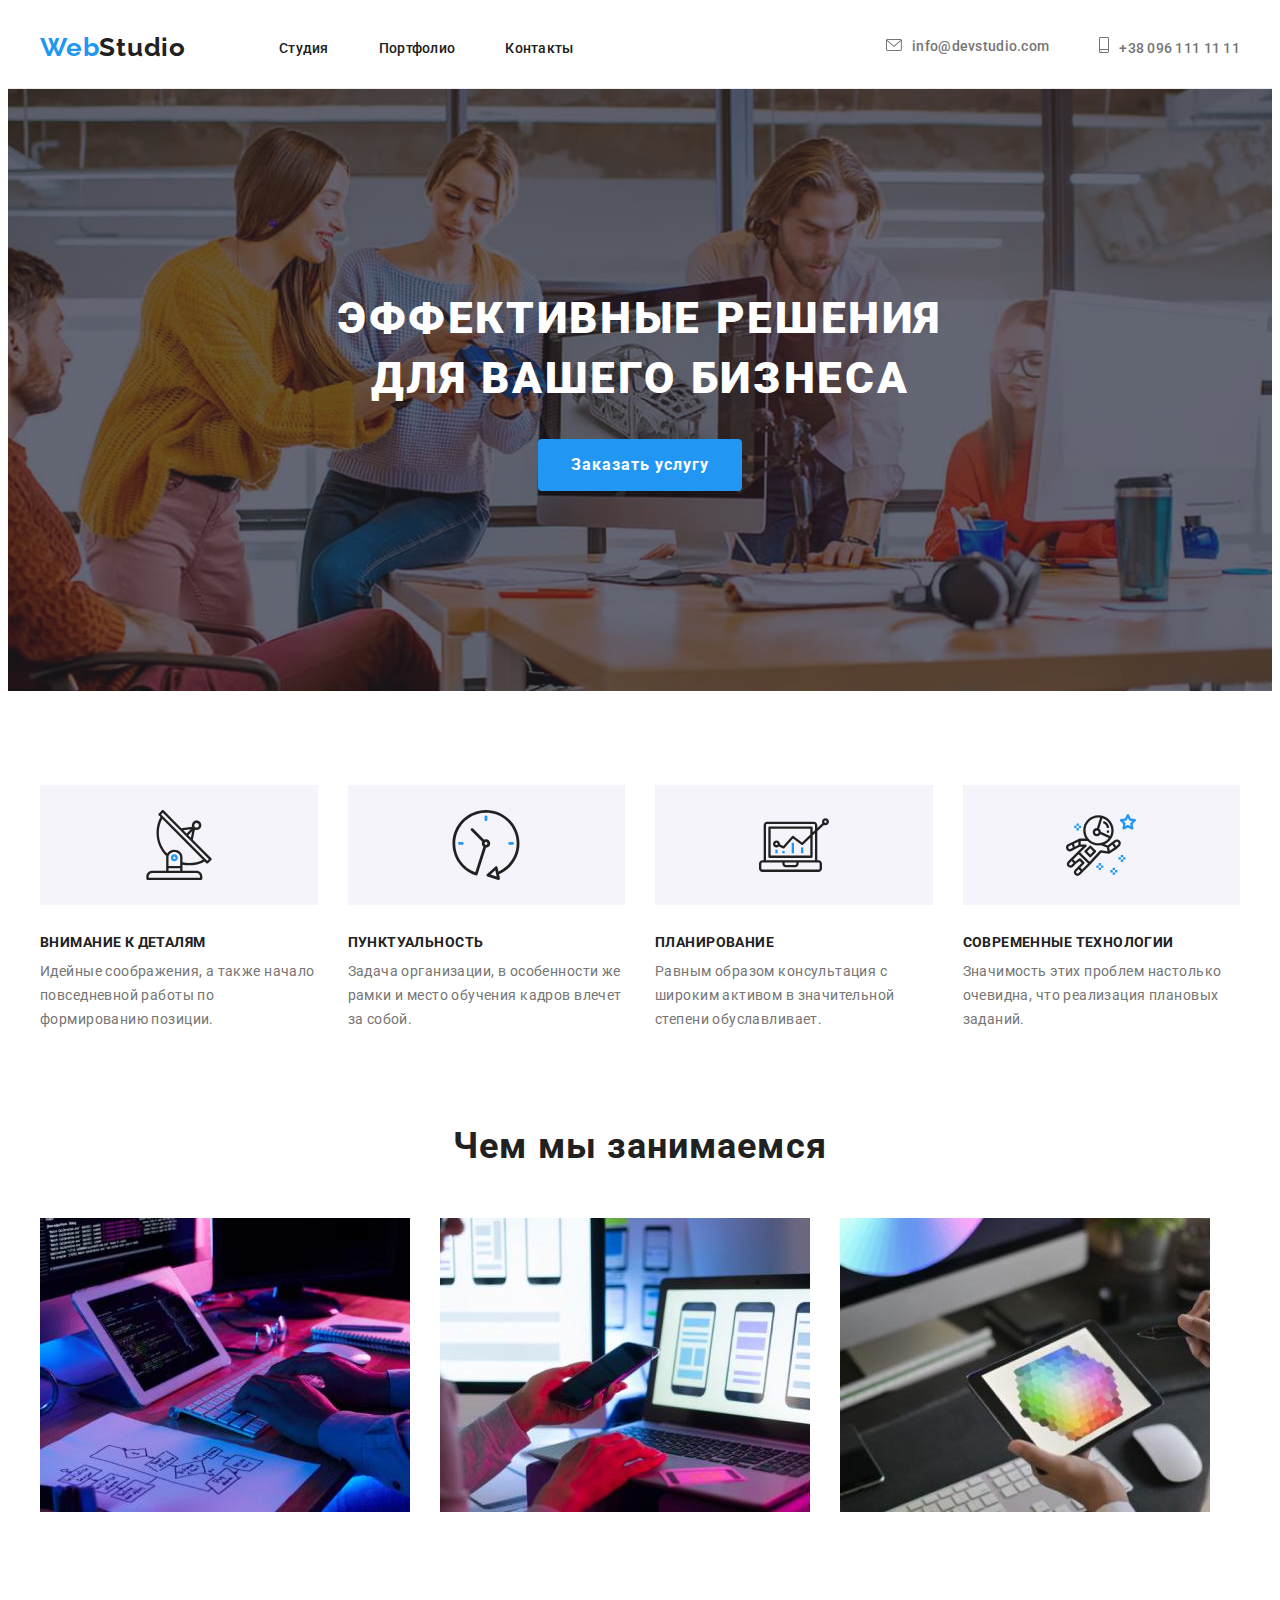
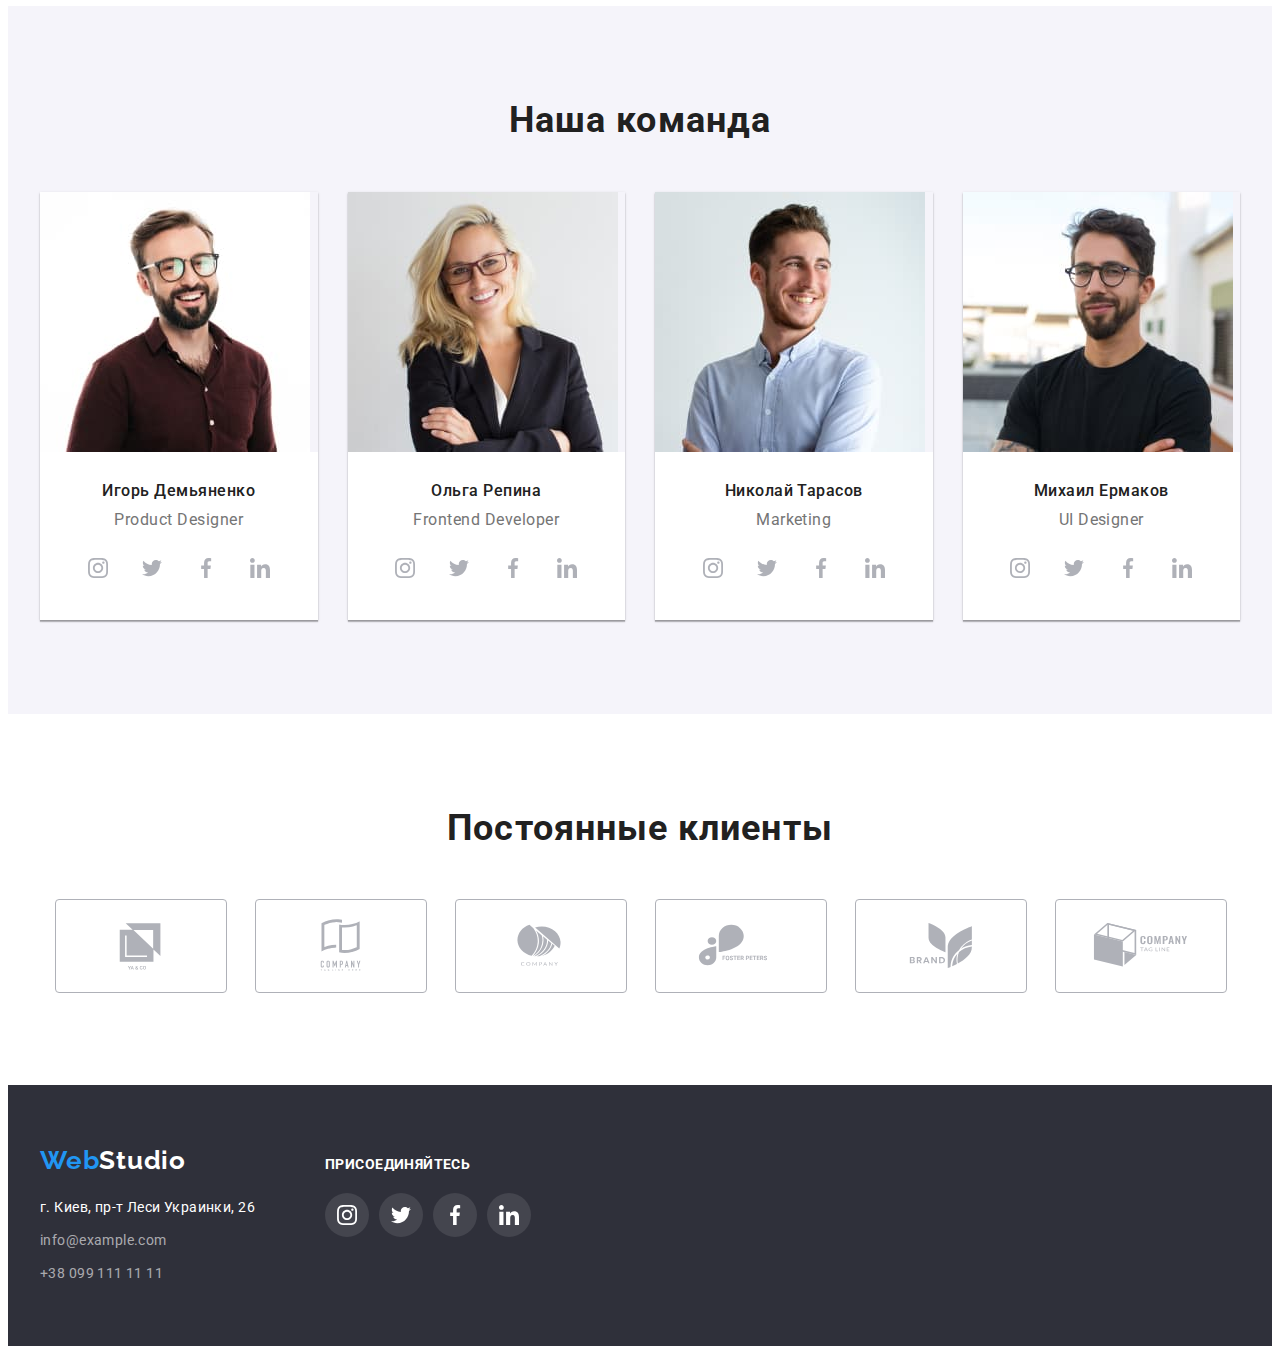
<file: index.html>
<!DOCTYPE html>
<html lang="ru">
<head>
    <meta charset="UTF-8">
    <meta http-equiv="X-UA-Compatible" content="IE=edge">
    <meta name="viewport" content="width=device-width, initial-scale=1.0">
    <title>Студия</title>
    <link rel="preconnect" href="https://fonts.googleapis.com">
    <link rel="preconnect" href="https://fonts.gstatic.com" crossorigin>
    <link href="https://fonts.googleapis.com/css2?family=Raleway:wght@700&family=Roboto:wght@400;500;700;900&display=swap"
        rel="stylesheet">
    <link rel="stylesheet" href="https://cdnjs.cloudflare.com/ajax/libs/modern-normalize/1.1.0/modern-normalize.min.css"
            integrity="sha512-wpPYUAdjBVSE4KJnH1VR1HeZfpl1ub8YT/NKx4PuQ5NmX2tKuGu6U/JRp5y+Y8XG2tV+wKQpNHVUX03MfMFn9Q=="
            crossorigin="anonymous" referrerpolicy="no-referrer" />
    <link rel="stylesheet" href="./css/styles.css">
</head>

<body>

    <!-- Хедер  сайта -->
    <header class="header">
      <div class="container header-container">
         <nav class="header-nav">
           <a class="logo logo-accent link" href="/">Web<span class="logo-dark">Studio</span></a>
             <ul class="menu-list">
                <li class="menu-item"><a class="menu-lihk link" href="./index.html">Студия</a></li>
                <li class="menu-item"><a class="menu-lihk link" href="./portfolio.html">Портфолио</a></li>
                <li class="menu-item"><a class="menu-lihk link" href="#">Контакты</a></li>
             </ul>
        </nav>
        
<ul class="header-contacts">
    <li class="contacts-item">
         <a href="mailto:info@devstudio.com" class="contacts-link link"> 
            <svg class="contacts-icon" width="16" height="12">
                <use href="./images/icons.svg#icon-email"></use>
            </svg>info@devstudio.com</a>
    </li>
    <li class="contacts-item">
        <a href="tel:+380961111111" class="contacts-link link">
            <svg class="contacts-icon" width="10" height="16">
            <use href="./images/icons.svg#icon-phone"></use>
        </svg>+38 096 111 11 11</a>
    </li>
</ul>
    </div>
    </header>

    <!-- Содержимое сайта -->
    <main>

    <!-- Герой сайта -->
   <section class="section hero">
        <div class="container">
             <h1 class="hero-title">Эффективные решения для вашего бизнеса</h1>
       <button class="button hero-btn" type="button">Заказать услугу</button>
    </div>
   </section>

  <!-- Секция о наших особенностях -->
   <section class="section features">
        <div class="container">
       <ul class="features-list">
           <li class="features-item">
               <div class="features-icon-decoration">
            <svg class="features-icon" width="70" height="70">
                <use href="./images/icons.svg#icon-antenna "></use>
            </svg>
            </div>
               <h3 class="features-title">Внимание к деталям</h3>
               <p class="features-text">Идейные соображения, а также начало повседневной работы по формированию позиции.</p>
           </li>
           <li class="features-item">
            <div class="features-icon-decoration">
                <svg class="features-icon" width="70" height="70">
                    <use href="./images/icons.svg#icon-clock"></use>
                </svg>
                </div>
               <h3 class="features-title">Пунктуальность</h3>
               <p class="features-text">Задача организации, в особенности же рамки и место обучения кадров влечет за собой.</p>
           </li>
           <li class="features-item">
            <div class="features-icon-decoration">
                <svg class="features-icon" width="70" height="70">
                    <use href="./images/icons.svg#icon-diagram"></use>
                </svg>
                </div>
               <h3 class="features-title">Планирование</h3>
               <p class="features-text">Равным образом консультация с широким активом в значительной степени обуславливает.</p>
           </li>
           <li class="features-item">
            <div class="features-icon-decoration">
                <svg class="features-icon" width="70" height="70">
                    <use href="./images/icons.svg#icon-astronaut"></use>
                </svg>
                </div>
               <h3 class="features-title">Современные технологии</h3>
               <p class="features-text">Значимость этих проблем настолько очевидна, что реализация плановых заданий.</p>
           </li>
      </ul>
    </div>
    </section>

     <!-- Секция о видах деятельности -->
      <section class="section about">
          <div class="container about-container">
       <h2 class="about-title">Чем мы занимаемся</h2>
         <ul class="about-list">
           <li class="about-item">
              <img src="./images/about-img-1.jpg" 
                   alt="человек печатает на клавиатуре"
                   width="370" 
                   height="294"/> 
           </li>
           <li class="about-item">
              <img src="./images/about-img-2.jpg" 
                   alt="человек работает за ноутбуком"
                   width="370" 
                   height="294"/>
           </li>
           <li class="about-item">
              <img src="./images/about-img-3.jpg"
                   alt="человек держит в руках планшет"
                   width="370" 
                   height="294"/>
          </li>
        </ul>
        </div>
      </section>

     <!-- Секция о команде -->
      <section class="section team">
        <div class="container">
            <h2 class="team-title">Наша команда</h2>
            <ul class="team-list">
               <li class="team-item">
                  <img src="./images/about-team-1.jpg" 
                       alt="мужчина в очках"
                       width="270" 
                       height="260"/>
                   <div class="team-item-description">
            <h3 class="team-member">Игорь Демьяненко</h3>
            <p class="team-member-position" lang="en">Product Designer</p>

<ul class="team-social-list social-list">
   <li class="social-item">
       <a href="" class="social-link link">
           <svg class="social-icon team-social-icon" width="20" height="20">
               <use href="./images/icons.svg#icon-instagram"></use>
           </svg>
       </a>
   </li>
    <li class="social-item">
        <a href="" class="social-link link">
            <svg class="social-icon team-social-icon" width="20" height="20">
                <use href="./images/icons.svg#icon-twitter"></use>
            </svg>
        </a>
    </li>
    <li class="social-item">
        <a href="" class="social-link link">
            <svg class="social-icon team-social-icon" width="20" height="20">
                <use href="./images/icons.svg#icon-facebook"></use>
            </svg>
        </a>
    </li>
    <li class="social-item">
        <a href="" class="social-link link">
            <svg class="social-icon team-social-icon" width="20" height="20">
                <use href="./images/icons.svg#icon-linkedin"></use>
            </svg>
        </a>
    </li>
         </ul>
        </div>
        </li>
         <li class="team-item">
             <img src="./images/about-team-2.jpg"
                  alt="женщина в очках улыбается"
                  width="270" 
                  height="260"/>
                <div class="team-item-description">
             <h3 class="team-member">Ольга Репина</h3>
             <p class="team-member-position" lang="en">Frontend Developer</p>
            <ul class="team-social-list social-list">
                <li class="social-item">
                    <a href="" class="social-link link">
                        <svg class="social-icon team-social-icon" width="20" height="20">
                            <use href="./images/icons.svg#icon-instagram"></use>
                        </svg>
                    </a>
                </li>
                <li class="social-item">
                    <a href="" class="social-link link">
                        <svg class="social-icon team-social-icon" width="20" height="20">
                            <use href="./images/icons.svg#icon-twitter"></use>
                        </svg>
                    </a>
                </li>
                <li class="social-item">
                    <a href="" class="social-link link">
                        <svg class="social-icon team-social-icon" width="20" height="20">
                            <use href="./images/icons.svg#icon-facebook"></use>
                        </svg>
                    </a>
                </li>
                <li class="social-item">
                    <a href="" class="social-link link">
                        <svg class="social-icon team-social-icon" width="20" height="20">
                            <use href="./images/icons.svg#icon-linkedin"></use>
                        </svg>
                    </a>
                </li>
            </ul>
          </div>
        </li>
         <li class="team-item">
             <img src="./images/about-team-3.jpg" 
                  alt="мужчина в белой рубашке улыбается"
                  width="270" 
                  height="260"/>
                <div class="team-item-description">
             <h3 class="team-member">Николай Тарасов</h3>
             <p class="team-member-position" lang="en">Marketing</p>
            <ul class="team-social-list social-list">
                <li class="social-item">
                    <a href="" class="social-link link">
                        <svg class="social-icon team-social-icon" width="20" height="20">
                            <use href="./images/icons.svg#icon-instagram"></use>
                        </svg>
                    </a>
                </li>
                <li class="social-item">
                    <a href="" class="social-link link">
                        <svg class="social-icon team-social-icon" width="20" height="20">
                            <use href="./images/icons.svg#icon-twitter"></use>
                        </svg>
                    </a>
                </li>
                <li class="social-item">
                    <a href="" class="social-link link">
                        <svg class="social-icon team-social-icon" width="20" height="20">
                            <use href="./images/icons.svg#icon-facebook"></use>
                        </svg>
                    </a>
                </li>
                <li class="social-item">
                    <a href="" class="social-link link">
                        <svg class="social-icon team-social-icon" width="20" height="20">
                            <use href="./images/icons.svg#icon-linkedin"></use>
                        </svg>
                    </a>
                </li>
            </ul>
            </div>
        </li>
         <li class="team-item">
             <img src="./images/about-team-4.jpg" 
                  alt="мужчина в очках и черной футболке"
                  width="270" 
                  height="260"/>
                <div class="team-item-description">
             <h3 class="team-member">Михаил Ермаков</h3>
             <p class="team-member-position" lang="en">UI Designer</p>
            <ul class="team-social-list social-list">
                <li class="social-item">
                    <a href="" class="social-link link">
                        <svg class="social-icon team-social-icon" width="20" height="20">
                            <use href="./images/icons.svg#icon-instagram"></use>
                        </svg>
                    </a>
                </li>
                <li class="social-item">
                    <a href="" class="social-link link">
                        <svg class="social-icon team-social-icon" width="20" height="20">
                            <use href="./images/icons.svg#icon-twitter"></use>
                        </svg>
                    </a>
                </li>
                <li class="social-item">
                    <a href="" class="social-link link">
                        <svg class="social-icon team-social-icon" width="20" height="20">
                            <use href="./images/icons.svg#icon-facebook"></use>
                        </svg>
                    </a>
                </li>
                <li class="social-item">
                    <a href="" class="social-link link">
                        <svg class="social-icon team-social-icon" width="20" height="20">
                            <use href="./images/icons.svg#icon-linkedin"></use>
                        </svg>
                    </a>
                </li>
            </ul>
            </div>
        </li>
     </ul>
    </div>
   </section>

   <!-- Секция Постоянные клиенты -->
   <section class="section clients">
    <div class="container">
        <h2 class="clients-title">Постоянные клиенты</h2>
    <ul class="clients-list">
        <li class="clients-item">
            <a href="" class="clients-link">
                <svg class="clients-icon" width="106" height="60">
                    <use href="./images/icons.svg#icon-client-1"></use>
                </svg>
            </a>
        </li>
        <li class="clients-item">
            <a href="" class="clients-link">
                <svg class="clients-icon" width="106" height="60">
                    <use href="./images/icons.svg#icon-client-2"></use>
                </svg>
            </a>
        </li>
        <li class="clients-item">
            <a href="" class="clients-link">
                <svg class="clients-icon" width="106" height="60">
                    <use href="./images/icons.svg#icon-client-3"></use>
                </svg>
            </a>
        </li>
        <li class="clients-item">
            <a href="" class="clients-link">
                <svg class="clients-icon" width="106" height="60">
                    <use href="./images/icons.svg#icon-client-4"></use>
                </svg>
            </a>
        </li>
        <li class="clients-item">
            <a href="" class="clients-link">
                <svg class="clients-icon" width="106" height="60">
                    <use href="./images/icons.svg#icon-client-5"></use>
                </svg>
            </a>
        </li>
        <li class="clients-item">
            <a href="" class="clients-link">
                <svg class="clients-icon" width="106" height="60">
                    <use href="./images/icons.svg#icon-client-6"></use>
                </svg>
            </a>
        </li>
    </ul>

    </div>
   </section>
</main>

<!-- Футер сайта -->
<footer class="footer">
    <div class="container footer-container">
        <div class="futer-left">
    <a class="logo-accent link" href="/">Web<span class="logo-light">Studio</span></a>
    <address>
            <ul class="footer-list">
               <li class="footer-item"> 
                   <a class="footer-address link" href="https://goo.gl/maps/LHxUCXtkcn4WkLZF9" target="_blank" rel="noreferrer noopener">г. Киев, пр-т Леси Украинки, 26</a>
              </li>
               <li class="footer-item">
                   <a class="footer-email link" href="mailto:info@example.com">info@example.com</a>
               </li>
               <li class="footer-item">
                   <a class="footer-tel link" href="tel:+380991111111">+38 099 111 11 11</a>
                </li>
            </ul>
    </address>
    </div>

    <div class="futer-right">
        <h3 class="social-title">присоединяйтесь</h3>
    <ul class="futer-social-list social-list">
        <li class="social-item">
            <a href="" class="social-link link futer-social-link">
                <svg class="social-icon futer-social-icon" width="20" height="20">
                    <use href="./images/icons.svg#icon-instagram"></use>
                </svg>
            </a>
        </li>
        <li class="social-item">
            <a href="" class="social-link link futer-social-link">
                <svg class="social-icon futer-social-icon" width="20" height="20">
                    <use href="./images/icons.svg#icon-twitter"></use>
                </svg>
            </a>
        </li>
        <li class="social-item">
            <a href="" class="social-link link futer-social-link">
                <svg class="social-icon futer-social-icon" width="20" height="20">
                    <use href="./images/icons.svg#icon-facebook"></use>
                </svg>
            </a>
        </li>
        <li class="social-item">
            <a href="" class="social-link link futer-social-link">
                <svg class="social-icon futer-social-icon" width="20" height="20">
                    <use href="./images/icons.svg#icon-linkedin"></use>
                </svg>
            </a>
        </li>
    </ul>
        </div>
    </div>
</footer>

</body>
</html>
</file>
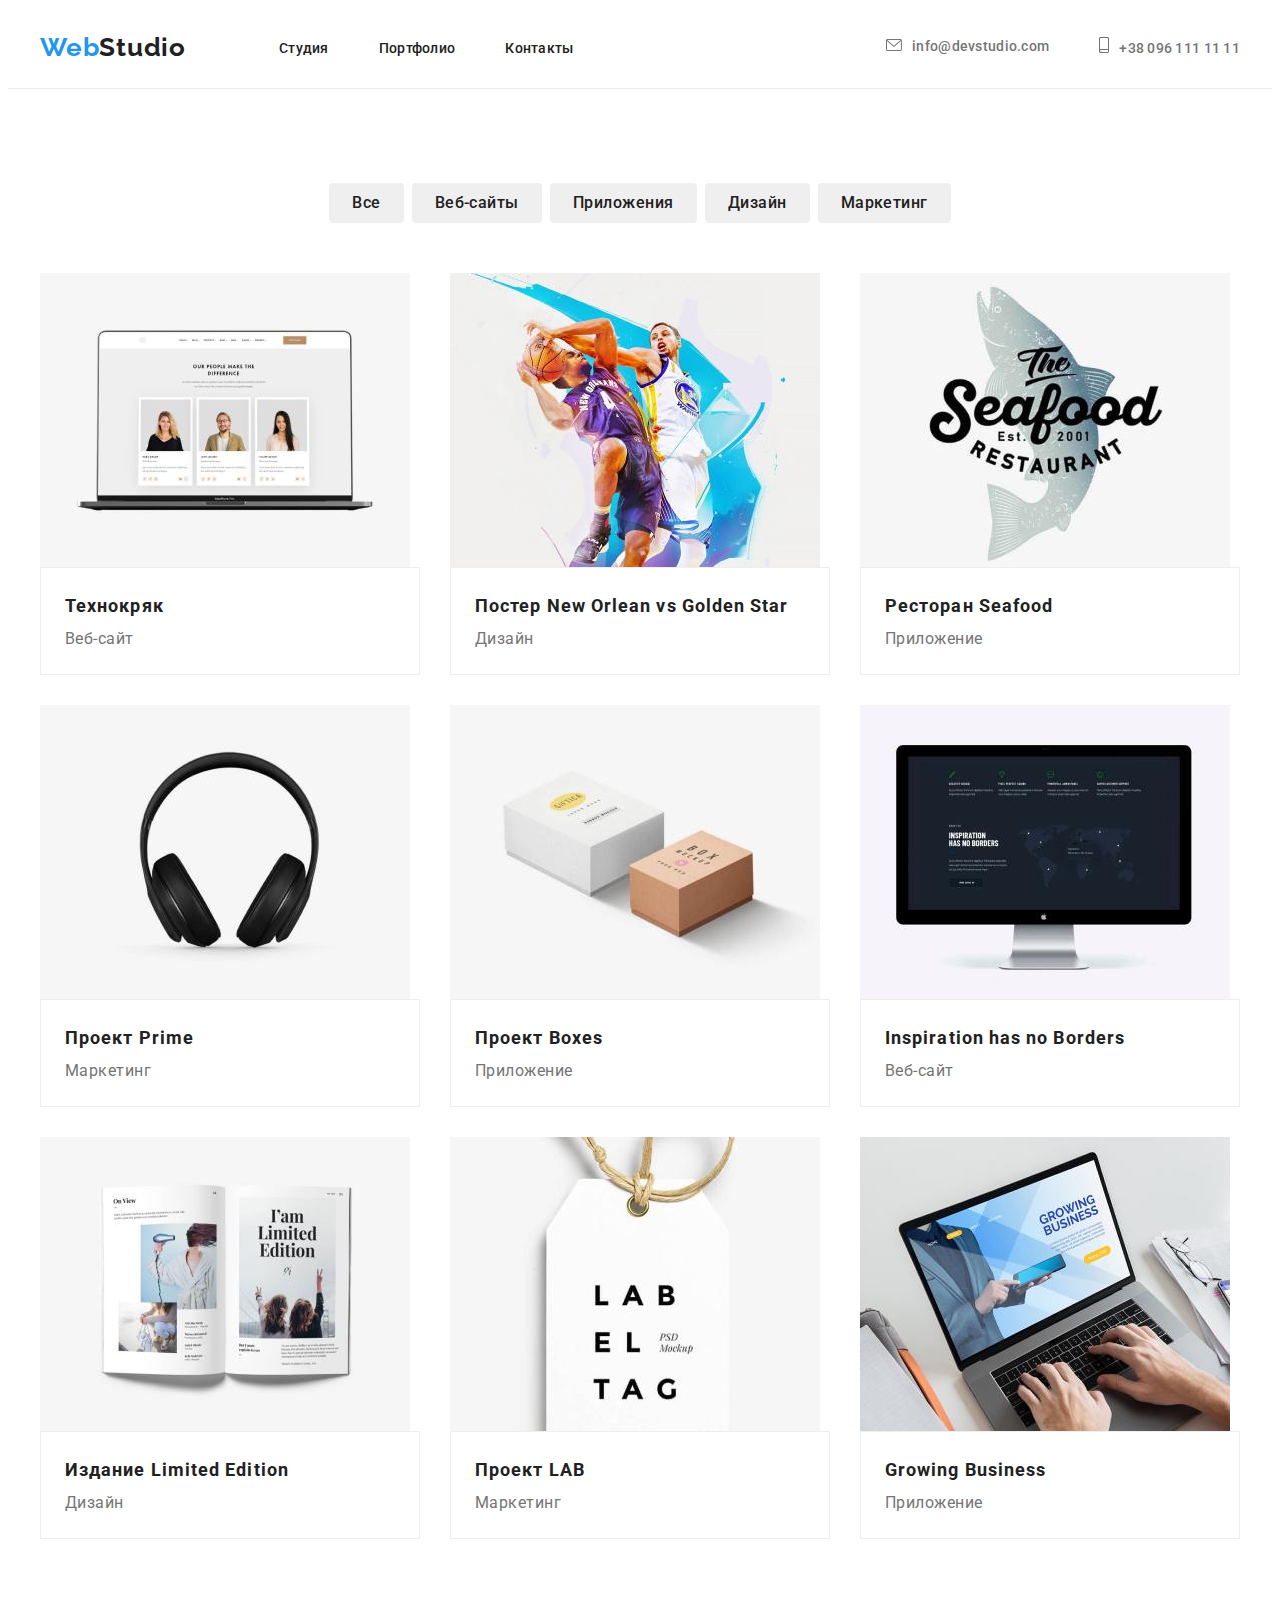
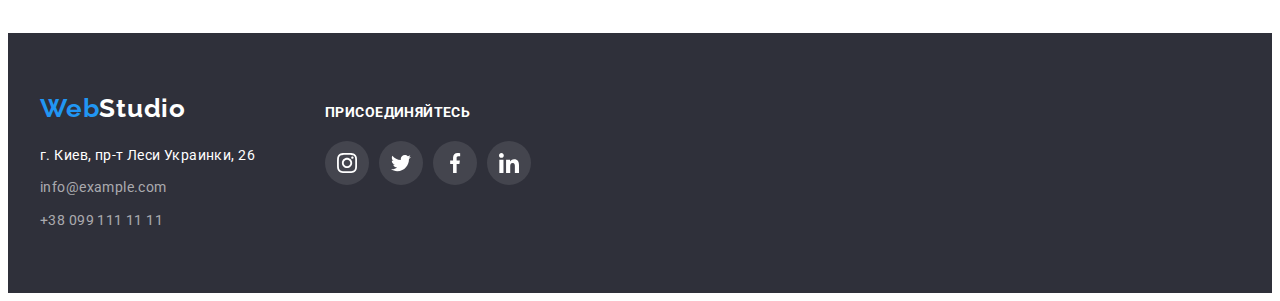
<file: portfolio.html>
<!DOCTYPE html>
<html lang="ru">
<head>
    <meta charset="UTF-8">
    <meta http-equiv="X-UA-Compatible" content="IE=edge">
    <meta name="viewport" content="width=device-width, initial-scale=1.0">
    <title>Портфолио</title>
    <link rel="preconnect" href="https://fonts.googleapis.com">
    <link rel="preconnect" href="https://fonts.gstatic.com" crossorigin>
    <link href="https://fonts.googleapis.com/css2?family=Raleway:wght@700&family=Roboto:wght@400;500;700;900&display=swap"
        rel="stylesheet">
    <link rel="stylesheet" href="https://cdnjs.cloudflare.com/ajax/libs/modern-normalize/1.1.0/modern-normalize.min.css"
            integrity="sha512-wpPYUAdjBVSE4KJnH1VR1HeZfpl1ub8YT/NKx4PuQ5NmX2tKuGu6U/JRp5y+Y8XG2tV+wKQpNHVUX03MfMFn9Q=="
            crossorigin="anonymous" referrerpolicy="no-referrer" />
    <link rel="stylesheet" href="./css/styles.css">
</head>
<body>

<!-- Хедер сайта -->
<header class="header">
    <div class="container header-container">
        <nav class="header-nav">
            <a class="logo logo-accent link" href="/">Web<span class="logo-dark">Studio</span></a>
            <ul class="menu-list">
                <li class="menu-item"><a class="menu-lihk link" href="./index.html">Студия</a></li>
                <li class="menu-item"><a class="menu-lihk link" href="./portfolio.html">Портфолио</a></li>
                <li class="menu-item"><a class="menu-lihk link" href="#">Контакты</a></li>
            </ul>
        </nav>

        <ul class="header-contacts">
            <li class="contacts-item">
                <a href="mailto:info@devstudio.com" class="contacts-link link">
                    <svg class="contacts-icon" width="16" height="12">
                        <use href="./images/icons.svg#icon-email"></use>
                    </svg>info@devstudio.com</a>
            </li>
            <li class="contacts-item">
                <a href="tel:+380961111111" class="contacts-link link">
                    <svg class="contacts-icon" width="10" height="16">
                        <use href="./images/icons.svg#icon-phone"></use>
                    </svg>+38 096 111 11 11</a>
            </li>
        </ul>
    </div>
</header>

<!-- Содержимое Страницы -->
<main>

<!-- Секция Портфолио -->
    <section class="section portfolio">
    <div class="container container-portfolio">
        <h1 class="visually-hidden">Портфолио</h1>
    
    <!-- Список кнопок -->
        <ul class="portfolio-btn-list">
            <li class="portfolio-btn-item"><button class="button portfolio-btn" type="button">Все</button></li>
            <li class="portfolio-btn-item"><button class="button portfolio-btn" type="button">Веб-сайты</button></li>
            <li class="portfolio-btn-item"><button class="button portfolio-btn" type="button">Приложения</button></li>
            <li class="portfolio-btn-item"><button class="button portfolio-btn" type="button">Дизайн</button></li>
            <li class="portfolio-btn-item"><button class="button portfolio-btn" type="button">Маркетинг</button></li>
        </ul>
        
        
        <!-- Примеры работ -->
        <ul class="examples-list">
            <li class="examples-item">
                <img src="./images/portfolio-img-1.jpg" 
                     alt="ноутбук"
                     width="370" 
                     height="294" /> 
                    <div class="examples-item-description"> 
                <h3 class="examples-title">Технокряк</h3>
                <p class="examples-text">Веб-сайт</p>
                </div>
            </li>
            <li class="examples-item">
                <img src="./images/portfolio-img-2.jpg" 
                     alt="спортсмены играют в баскетбол"
                     width="370" 
                     height="294" />
                    <div class="examples-item-description">
                <h3 class="examples-title">Постер New Orlean vs Golden Star</h3>
                <p class="examples-text">Дизайн</p>
                </div>
            </li>
            <li class="examples-item">
                <img src="./images/portfolio-img-3.jpg" 
                     alt="рыба"
                     width="370" 
                     height="294" />
                    <div class="examples-item-description">
                <h3 class="examples-title">Ресторан Seafood</h3>
                <p class="examples-text">Приложение</p>
                </div>
            </li>
            <li class="examples-item">
                <img src="./images/portfolio-img-4.jpg" 
                     alt="наушники"
                     width="370" 
                     height="294" />
                    <div class="examples-item-description">
                <h3 class="examples-title">Проект Prime</h3>
                <p class="examples-text">Маркетинг</p>
                </div>
            </li>
            <li class="examples-item">
                <img src="./images/portfolio-img-5.jpg" 
                     alt="две коробки"
                     width="370" 
                     height="294" /> 
                    <div class="examples-item-description">
                <h3 class="examples-title">Проект Boxes</h3>
                <p class="examples-text">Приложение</p>
                </div>
            </li>
            <li class="examples-item">
                <img src="./images/portfolio-img-6.jpg" 
                     alt="моноблок"
                     width="370" 
                     height="294" /> 
                    <div class="examples-item-description">
                <h3 class="examples-title">Inspiration has no Borders</h3>
                <p class="examples-text">Веб-сайт</p>
                </div>
            </li>
            <li class="examples-item">
                <img src="./images/portfolio-img-7.jpg" 
                     alt="открытый журнал"
                     width="370" 
                     height="294" />
                    <div class="examples-item-description">
                <h3 class="examples-title">Издание Limited Edition</h3>
                <p class="examples-text">Дизайн</p>
                </div>
            </li>
            <li class="examples-item">
                <img src="./images/portfolio-img-8.jpg" 
                     alt="бирка"
                     width="370" 
                     height="294" /> 
                    <div class="examples-item-description">
                <h3 class="examples-title">Проект LAB</h3>
                <p class="examples-text">Маркетинг</p>
                </div>
            </li>
            <li class="examples-item">
                <img src="./images/portfolio-img-9.jpg" 
                     alt="человек печатает на ноутбуке"
                     width="370" 
                     height="294" /> 
                    <div class="examples-item-description">
                    <h3 class="examples-title">Growing Business</h3>
                <p class="examples-text">Приложение</p>
                </div>
            </li>
       </ul>
    </div>
    </section>
</main>

<!-- Футер сайта -->
<footer class="footer">
    <div class="container footer-container">
        <div class="futer-left">
            <a class="logo-accent link" href="/">Web<span class="logo-light">Studio</span></a>
            <address>
                <ul class="footer-list">
                    <li class="footer-item">
                        <a class="footer-address link" href="https://goo.gl/maps/LHxUCXtkcn4WkLZF9" target="_blank"
                            rel="noreferrer noopener">г. Киев, пр-т Леси Украинки, 26</a>
                    </li>
                    <li class="footer-item">
                        <a class="footer-email link" href="mailto:info@example.com">info@example.com</a>
                    </li>
                    <li class="footer-item">
                        <a class="footer-tel link" href="tel:+380991111111">+38 099 111 11 11</a>
                    </li>
                </ul>
            </address>
        </div>

        <div class="futer-right">
            <h3 class="social-title">присоединяйтесь</h3>
            <ul class="futer-social-list social-list">
                <li class="social-item">
                    <a href="" class="social-link link futer-social-link">
                        <svg class="social-icon futer-social-icon" width="20" height="20">
                            <use href="./images/icons.svg#icon-instagram"></use>
                        </svg>
                    </a>
                </li>
                <li class="social-item">
                    <a href="" class="social-link link futer-social-link">
                        <svg class="social-icon futer-social-icon" width="20" height="20">
                            <use href="./images/icons.svg#icon-twitter"></use>
                        </svg>
                    </a>
                </li>
                <li class="social-item">
                    <a href="" class="social-link link futer-social-link">
                        <svg class="social-icon futer-social-icon" width="20" height="20">
                            <use href="./images/icons.svg#icon-facebook"></use>
                        </svg>
                    </a>
                </li>
                <li class="social-item">
                    <a href="" class="social-link link futer-social-link">
                        <svg class="social-icon futer-social-icon" width="20" height="20">
                            <use href="./images/icons.svg#icon-linkedin"></use>
                        </svg>
                    </a>
                </li>
            </ul>
        </div>
    </div>
</footer>

</body>
</html>
</file>
<file: css/styles.css>
/* Переменные */
:root {
  --primary-title-color: #ffffff;
  --second-title-color: #212121;
  --primary-text-color: #757575;
  --second-text-color: #ffffff99;
  --accent-color: #2196f3;
  --second-background-color: #f5f4fa;
  --third-background-color: #2f303a;
}

/* Сервисные классы */
p,
h1,
h2,
h3,
h4,
h5,
h6 {
  margin: 0;
}

ul {
  margin: 0;
  padding: 0;
  list-style: none;
}
button {
  cursor: pointer;
}
img {
  display: block;
}

.link {
  text-decoration: none;
}

.visually-hidden {
  position: absolute;
  width: 1px;
  height: 1px;
  margin: -1px;
  padding: 0;
  overflow: hidden;
  border: 0;
  clip: rect(0 0 0 0);
}
.container {
  width: 1200px;
  padding-left: 15px;
  padding-right: 15px;
  margin: 0 auto;
}

.section {
  padding-top: 94px;
  padding-bottom: 94px;
  /* outline: 2px solid tomato; */
}

/* Свойства, которые наследуются */
body {
  font-family: 'Roboto', sans-serif;
  color: var(--primary-text-color);
}

/* Стилизация Хедера */
.header {
  padding-top: 24px;
  padding-bottom: 25px;
  border-bottom: 1px solid #ececec;
}
.header-container {
  display: flex;
  align-items: center;
  justify-content: space-between;
}
.header-nav {
  display: flex;
  align-items: center;
}
.logo {
  margin-right: 93px;
}
.logo-accent {
  font-family: Raleway, sans-serif;
  font-weight: bold;
  font-size: 26px;
  line-height: 1.19;
  letter-spacing: 0.03em;
  color: var(--accent-color);
}
.logo-dark {
  color: var(--second-title-color);
}
.menu-list {
  display: flex;
}
.menu-item:not(:last-child) {
  margin-right: 50px;
}
.menu-lihk {
  font-weight: 500;
  font-size: 14px;
  line-height: 1.14;
  letter-spacing: 0.02em;
  color: #212121;
}
.menu-lihk:hover,
.menu-lihk:focus {
  color: var(--accent-color);
}

.header-contacts {
  display: flex;
  align-items: center;
}

.contacts-item:not(:last-child) {
  margin-right: 50px;
}
.contacts-item {
  display: flex;
  align-items: baseline;
}
.contacts-link {
  display: block;

  font-weight: 500;
  font-size: 14px;
  line-height: 1.14;
  letter-spacing: 0.02em;
  color: var(--primary-text-color);
}

.contacts-link:hover,
.contacts-link:focus {
  color: var(--accent-color);
}
.contacts-link:hover .contacts-icon,
.contacts-link:focus .contacts-icon {
  fill: var(--accent-color);
}

.contacts-icon {
  margin-right: 10px;
  fill: currentColor;
}

/* Стилизация Героя */

.hero {
  padding-top: 200px;
  padding-bottom: 200px;
  background-image: linear-gradient(
      rgba(47, 48, 58, 0.4),
      rgba(47, 48, 58, 0.4)
    ),
    url(../images/hero-img.jpg);
  background-repeat: no-repeat;
  background-size: cover;
  background-position: center;
  max-width: 1600px;
  margin: 0 auto;
}

.hero-title {
  max-width: 696px;
  margin: 0 auto 30px;

  font-weight: 900;
  font-size: 44px;
  line-height: 1.36;
  text-align: center;
  letter-spacing: 0.06em;
  text-transform: uppercase;
  color: var(--primary-title-color);
}

.hero-btn {
  display: block;
  margin: 0 auto;

  min-width: 200px;
  border-radius: 4px;
  padding: 10px 32px;
  text-align: center;
  border: 1px solid transparent;

  font-family: inherit;
  font-weight: bold;
  font-size: 16px;
  line-height: 1.87;
  letter-spacing: 0.06em;
  color: var(--primary-title-color);
  background-color: var(--accent-color);
}

/* Стилизация Секции о наших особенностях */

.features-list {
  display: flex;
  flex-wrap: wrap;
  margin-left: -30px;
  margin-bottom: -30px;
}

.features-item {
  flex-basis: calc((100% - 4 * 30px) / 4);
  margin-left: 30px;
  margin-bottom: 30px;
}

.features-icon-decoration {
  display: flex;
  align-items: center;
  justify-content: center;
  height: 120px;
  margin-bottom: 30px;
  background-color: rgba(245, 244, 250, 1);
}

.features-title {
  margin-bottom: 10px;

  font-weight: bold;
  font-size: 14px;
  line-height: 1.14;
  letter-spacing: 0.03em;
  text-transform: uppercase;
  color: var(--second-title-color);
}
.features-text {
  font-size: 14px;
  line-height: 1.71;
  letter-spacing: 0.03em;
}

/* Стилизация Секции о видах деятельности */
.about {
  padding-top: 0;
}
.about-title {
  margin-bottom: 50px;

  font-weight: bold;
  font-size: 36px;
  line-height: 1.16;
  text-align: center;
  letter-spacing: 0.03em;
  color: var(--second-title-color);
}

.about-list {
  display: flex;
}
.about-item:not(:last-child) {
  margin-right: 30px;
}

/* Стилизация Секции о команде */
.team {
  background-color: var(--second-background-color);
}
.team-title {
  margin-bottom: 50px;

  font-weight: bold;
  font-size: 36px;
  line-height: 1.16;
  text-align: center;
  letter-spacing: 0.03em;
  color: var(--second-title-color);
}
.team-list {
  display: flex;
  flex-wrap: wrap;
  margin-left: -30px;
  margin-bottom: -30px;
}
.team-item {
  flex-basis: calc((100% - 4 * 30px) / 4);
  margin-left: 30px;
  margin-bottom: 30px;

  box-shadow: 0px 2px 1px 0px rgba(0, 0, 0, 0.2),
    0px 1px 1px 0px rgba(0, 0, 0, 0.14), 0px 1px 3px 0px rgba(0, 0, 0, 0.12);
}

.team-item-description {
  padding-top: 30px;
  padding-bottom: 30px;

  background-color: #ffffff;
}
.team-member {
  margin-bottom: 10px;
  font-weight: 500;
  font-size: 16px;
  line-height: 1.18;
  text-align: center;
  letter-spacing: 0.03em;
  color: var(--second-title-color);
}
.team-member-position {
  margin-bottom: 16px;

  font-size: 16px;
  line-height: 1.18;
  text-align: center;
  letter-spacing: 0.03em;
}

.social-list {
  display: flex;
  justify-content: center;
}

.social-item {
  width: 44px;
  height: 44px;
}
.social-item:not(:last-child) {
  margin-right: 10px;
}

.social-link {
  width: 100%;
  height: 100%;

  border-radius: 50%;

  display: flex;
  align-items: center;
  justify-content: center;
}

.social-link:hover,
.social-link:focus {
  background-color: var(--accent-color);
}

.social-link:hover .social-icon,
.social-link:focus .social-icon {
  fill: #ffffff;
}

.team-social-icon {
  fill: #afb1b8;
}

/* Стилизация Постоянные клиенты */
.clients-title {
  margin-bottom: 50px;

  font-weight: bold;
  font-size: 36px;
  line-height: 1.16;
  text-align: center;
  letter-spacing: 0.03em;
  color: var(--second-title-color);
}

.clients-list {
  display: flex;
  justify-content: center;
}

.clients-item {
  width: 170px;
  height: 92px;
}
.clients-item:not(:last-child) {
  margin-right: 30px;
}
.clients-link {
  width: 100%;
  height: 100%;

  border: 1px solid rgba(175, 177, 184, 1);
  border-radius: 4px;
  display: flex;
  align-items: center;
  justify-content: center;
}

.clients-link:hover,
.clients-link:focus {
  border: 1px solid rgba(33, 150, 243, 1);
}

.clients-link:hover .clients-icon,
.clients-link:focus .clients-icon {
  fill: var(--accent-color);
}

.clients-icon {
  fill: #afb1b8;
}

/* Стилизация Футера */
.footer {
  padding-top: 60px;
  padding-bottom: 60px;
  background: var(--third-background-color);
}

.footer-container {
  display: flex;
  align-items: baseline;
}

.futer-right {
  margin-left: 70px;
  width: 206px;
  height: 80px;
}

.logo-light {
  color: var(--primary-title-color);
}
.footer-list {
  margin-top: 20px;
}
.footer-item:not(:last-child) {
  margin-bottom: 9px;
}
.footer-address {
  margin-top: 20px;

  font-style: normal;
  font-size: 14px;
  line-height: 1.71;
  letter-spacing: 0.03em;
  color: var(--primary-title-color);
}
.footer-email,
.footer-tel {
  font-style: normal;
  font-size: 14px;
  line-height: 1.71;
  letter-spacing: 0.03em;
  color: var(--second-text-color);
}
.footer-email:hover,
.footer-email:focus,
.footer-tel:hover,
.footer-tel:focus {
  color: var(--accent-color);
}

.social-container {
  display: flex;
}
.social-title {
  margin-bottom: 20px;

  font-weight: bold;
  font-size: 14px;
  line-height: 1.14;
  letter-spacing: 0.03em;
  text-transform: uppercase;
  color: var(--primary-title-color);
}

.futer-social-icon {
  fill: #ffffff;
}
.futer-social-link {
  background-color: rgba(255, 255, 255, 0.1);
}
/* Стилизация Страницы Портфолио */

/* Список кнопок */
.portfolio-btn {
  border-radius: 4px;
  padding: 6px 22px;
  min-width: 73px;
  text-align: center;
  border: 1px solid transparent;

  font-family: inherit;
  font-weight: 500;
  font-size: 16px;
  line-height: 1.62;
  letter-spacing: 0.03em;
  color: var(--second-title-color);
}
.portfolio-btn:hover,
.portfolio-btn:focus {
  color: var(--primary-title-color);
  background-color: var(--accent-color);
  box-shadow: 0px 2px 2px 0px rgba(0, 0, 0, 0.12),
    0px 1px 2px 0px rgba(0, 0, 0, 0.08), 0px 3px 1px 0px rgba(0, 0, 0, 0.1);
}
.portfolio-btn-list {
  display: flex;
  justify-content: center;
  padding-bottom: 16px;
  margin-bottom: 34px;
}
.portfolio-btn-item:not(:last-child) {
  margin-right: 8px;
}

/* Примеры работ */
.examples-list {
  display: flex;
  flex-wrap: wrap;
  margin-left: -30px;
  margin-bottom: -30px;
}
.examples-item {
  flex-basis: calc((100% - 3 * 30px) / 3);
  margin-left: 30px;
  margin-bottom: 30px;
}

.examples-item:hover,
.examples-item:focus {
  box-shadow: 1px 4px 6px 0px rgba(0, 0, 0, 0.16),
    0px 4px 4px 0px rgba(0, 0, 0, 0.06), 0px 1px 1px 0px rgba(0, 0, 0, 0.12);
}

.examples-item-description {
  padding: 20px 24px;

  border: 1px solid #eeeeee;
  border-left: 1px solid #eeeeee;
  border-right: 1px solid #eeeeee;
}

.examples-title {
  font-weight: bold;
  font-size: 18px;
  line-height: 2;
  letter-spacing: 0.06em;
  color: var(--second-title-color);
}
.examples-text {
  font-size: 16px;
  line-height: 1.87;
  letter-spacing: 0.03em;
}
</file>
